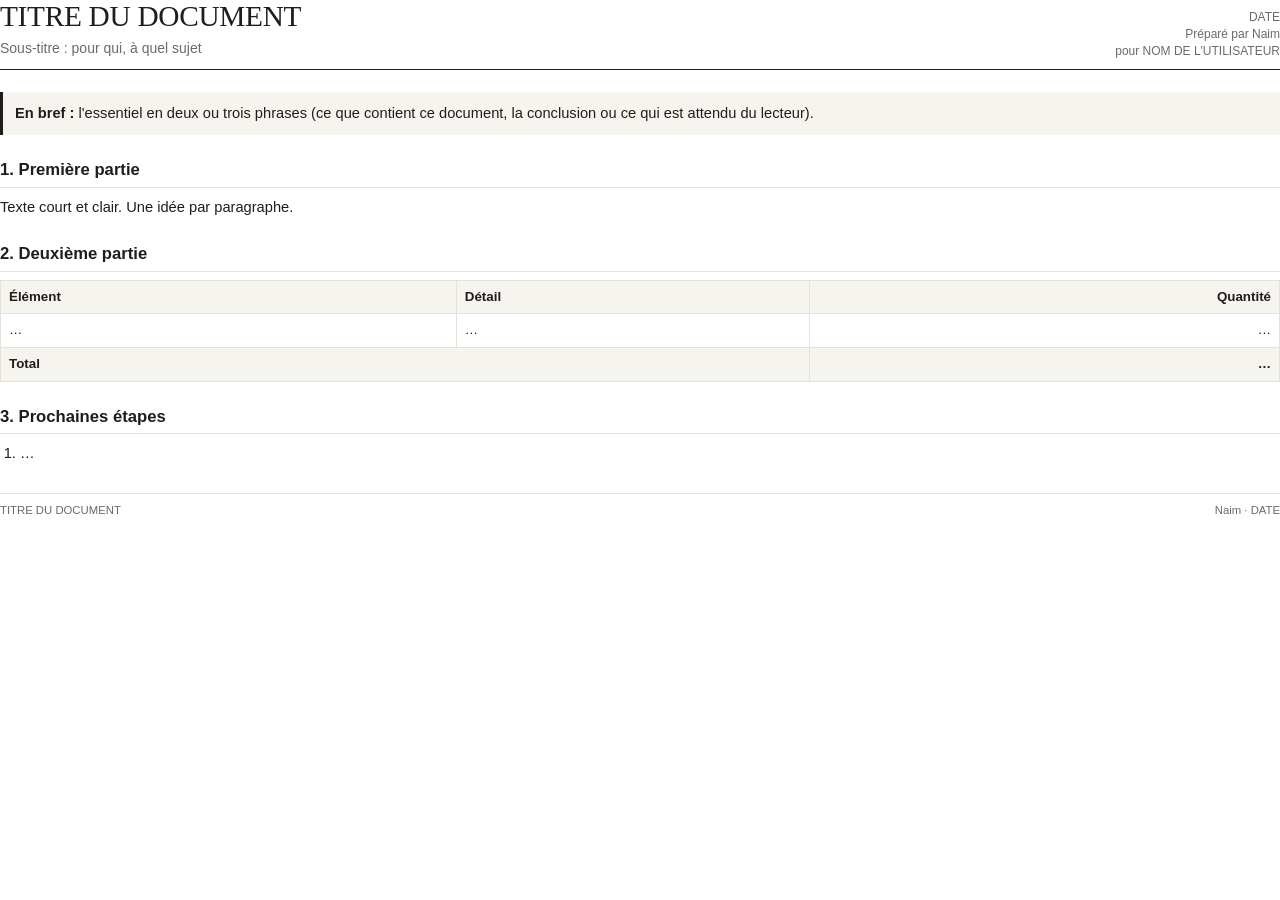
<file: skills_bibliotheque_base/email-pro/modele-document.html>
<!doctype html>
<html lang="fr">
<head>
<meta charset="utf-8">
<title>TITRE DU DOCUMENT</title>
<style>
  @page { size: A4; margin: 18mm 18mm 20mm; }
  :root { --ink: #1f1e1d; --muted: #6b6a66; --line: #e3e1d8; --soft: #f6f4ef; }
  * { box-sizing: border-box; }
  body { font: 11pt/1.55 -apple-system, "Helvetica Neue", Helvetica, Arial, sans-serif; color: var(--ink); margin: 0; }
  header { display: flex; justify-content: space-between; align-items: flex-end; border-bottom: 1.5px solid var(--ink);
           padding-bottom: 10px; margin-bottom: 22px; }
  header .doc { font-size: 9pt; color: var(--muted); text-align: right; line-height: 1.4; }
  h1 { font: 500 22pt/1.15 ui-serif, "New York", Georgia, serif; margin: 0; letter-spacing: -0.3px; }
  .sous-titre { color: var(--muted); margin: 4px 0 0; font-size: 10.5pt; }
  h2 { font-size: 12.5pt; margin: 22px 0 8px; padding-bottom: 4px; border-bottom: 1px solid var(--line); }
  h3 { font-size: 11pt; margin: 14px 0 4px; }
  p { margin: 0 0 8px; }
  ul, ol { margin: 0 0 10px; padding-left: 20px; } li { margin: 2px 0; }
  table { width: 100%; border-collapse: collapse; margin: 8px 0 14px; font-size: 10pt; page-break-inside: avoid; }
  th { text-align: left; background: var(--soft); font-weight: 600; }
  th, td { border: 1px solid var(--line); padding: 6px 8px; vertical-align: top; }
  td.nombre, th.nombre { text-align: right; white-space: nowrap; }
  tr.total td { font-weight: 600; background: var(--soft); }
  .encadre { background: var(--soft); border-left: 3px solid var(--ink); padding: 10px 12px; margin: 10px 0 14px; }
  img, svg { max-width: 100%; height: auto; }
  figure { margin: 10px 0 16px; page-break-inside: avoid; } figcaption { color: var(--muted); font-size: 9pt; margin-top: 4px; }
  footer { margin-top: 28px; padding-top: 8px; border-top: 1px solid var(--line); color: var(--muted); font-size: 8.5pt;
           display: flex; justify-content: space-between; }
</style>
</head>
<body>
<header>
  <div>
    <h1>TITRE DU DOCUMENT</h1>
    <p class="sous-titre">Sous-titre : pour qui, à quel sujet</p>
  </div>
  <div class="doc">DATE<br>Préparé par Naim<br>pour NOM DE L'UTILISATEUR</div>
</header>

<div class="encadre"><b>En bref :</b> l'essentiel en deux ou trois phrases (ce que contient ce document, la conclusion ou
ce qui est attendu du lecteur).</div>

<h2>1. Première partie</h2>
<p>Texte court et clair. Une idée par paragraphe.</p>

<h2>2. Deuxième partie</h2>
<table>
  <tr><th>Élément</th><th>Détail</th><th class="nombre">Quantité</th></tr>
  <tr><td>…</td><td>…</td><td class="nombre">…</td></tr>
  <tr class="total"><td colspan="2">Total</td><td class="nombre">…</td></tr>
</table>

<h2>3. Prochaines étapes</h2>
<ol><li>…</li></ol>

<footer><span>TITRE DU DOCUMENT</span><span>Naim · DATE</span></footer>
</body>
</html>
</file>
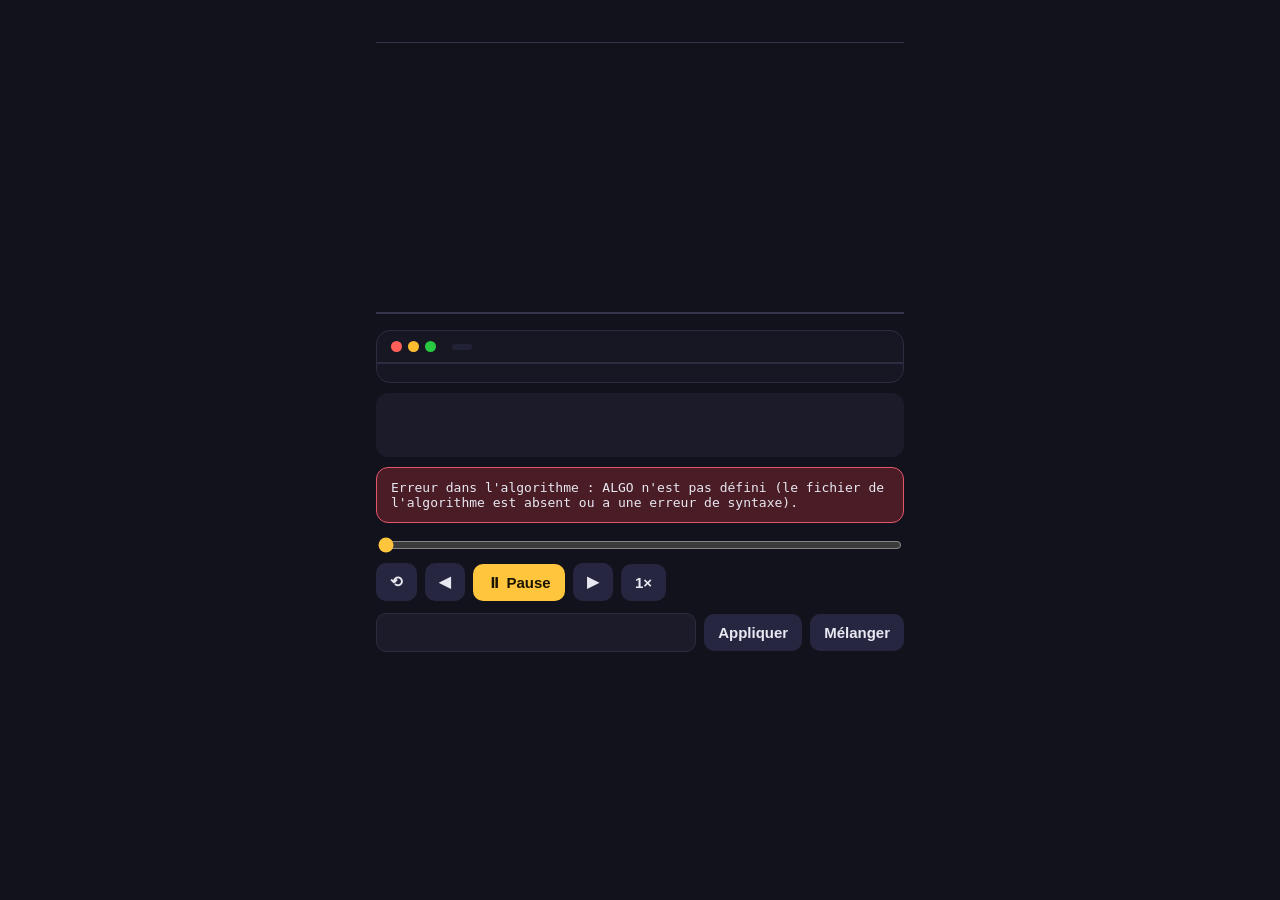
<file: plugins_builtin/algorithmique/skills/animation-algorithme/moteur.html>
<!DOCTYPE html>
<html lang="fr"><head><meta charset="utf-8"><title>Animation</title>
<meta name="viewport" content="width=device-width, initial-scale=1, viewport-fit=cover">
<style>
:root{box-sizing:border-box;padding-top:env(safe-area-inset-top,0px);padding-bottom:env(safe-area-inset-bottom,0px)}
*{box-sizing:border-box}
body{margin:0;background:#12121c;color:#e8e8f2;font-family:Montserrat,system-ui,sans-serif;display:flex;justify-content:center}
.app{width:100%;max-width:560px;padding:20px 16px 28px}
h1{font-size:28px;line-height:1.15;text-align:center;margin:8px 0 14px;font-weight:800}
.sub{text-align:center;letter-spacing:.4em;font-size:13px;color:#aab;font-family:ui-monospace,Menlo,monospace;margin-bottom:10px;text-transform:uppercase}
.stats{display:flex;gap:14px;justify-content:center;margin-bottom:6px;flex-wrap:wrap}
.stat{background:#1b1b2a;border:1px solid #2c2c40;border-radius:12px;padding:10px 18px;font-family:ui-monospace,Menlo,monospace;font-size:13px;letter-spacing:.12em;color:#aab}
.stat b{font-size:26px;color:#ffc53d;margin-left:10px;letter-spacing:0}
#stage{position:relative;height:270px;border-top:1px solid #34344a;margin-top:8px}
#stage svg{position:absolute;inset:0;width:100%;height:100%;pointer-events:none;z-index:3}
.slot{position:absolute;bottom:4px;transition:left .38s ease,opacity .3s;padding:0 4px}
.bar{border:2px solid #4b4b86;background:#2a2a48;border-radius:6px 6px 3px 3px;display:flex;align-items:flex-end;justify-content:center;padding-bottom:6px;font-weight:700;font-size:20px;transition:background .2s,border-color .2s,box-shadow .2s,height .25s}
.bar.cmp{background:#25506a;border-color:#5cc8ff}
.bar.swp{background:#e5566c;border-color:#ff7a8e}
.bar.key{background:#5a3f9e;border-color:#b69cff;box-shadow:0 0 14px #8f6cff88}
.bar.ok{background:#3cc46e;border-color:#6fe898;box-shadow:0 0 14px #3cc46e99;color:#06240f}
.slot.out{opacity:.25}
#draw{position:absolute;inset:0}
#floor{height:2px;background:#34344a}
.code{margin-top:16px;background:#171724;border:1px solid #2c2c40;border-radius:14px;overflow:hidden;font-family:ui-monospace,Menlo,monospace;font-size:13px}
.tab{display:flex;align-items:center;gap:6px;padding:10px 14px;border-bottom:1px solid #2c2c40;color:#aab}
.tab i{width:11px;height:11px;border-radius:50%;display:inline-block}
.tab span{margin-left:10px;background:#222236;padding:3px 10px;border-radius:6px}
#lines{overflow-x:auto}
.ln{display:flex;padding:1px 14px 1px 0;white-space:pre;position:relative;line-height:1.55}
.ln em{width:36px;text-align:right;color:#667;font-style:normal;padding-right:14px;flex:none}
.ln.on{background:#3b3220;box-shadow:inset 3px 0 #ffc53d}
.ln .note{margin-left:auto;color:#ffc53d;padding-left:10px}
.k{color:#ff79a8}.t{color:#5cc8ff}.n{color:#ffc53d}.c{color:#778;font-style:italic}.f{color:#7ee0a0}.s{color:#e6c07b}
.vars{display:flex;gap:16px;padding:9px 14px;border-top:1px solid #2c2c40;color:#aab;flex-wrap:wrap;font-family:ui-monospace,Menlo,monospace}
.vars b{color:#ffc53d;font-weight:600}
#pass{text-align:center;margin:10px 0 4px;font-family:ui-monospace,Menlo,monospace;font-size:14px}
#msg{min-height:64px;background:#1b1b2a;border-radius:12px;padding:12px 14px;font-size:15px;line-height:1.45;margin-top:8px}
#err{display:none;background:#4a1d26;border:1px solid #e5566c;border-radius:12px;padding:12px 14px;margin-top:10px;font-family:ui-monospace,Menlo,monospace;font-size:13px;white-space:pre-wrap}
.ctl{display:flex;gap:8px;align-items:center;margin-top:12px;flex-wrap:wrap}
button{background:#262640;color:#e8e8f2;border:0;border-radius:10px;padding:10px 14px;font-size:15px;font-weight:600;cursor:pointer}
button:active{background:#33335a}
#play{background:#ffc53d;color:#1b1400;min-width:92px}
input[type=range]{flex:1 1 100%;accent-color:#ffc53d}
input[type=text]{flex:1;min-width:120px;background:#1b1b2a;color:#e8e8f2;border:1px solid #2c2c40;border-radius:10px;padding:10px;font-size:15px}
#cible{flex:0 1 90px;min-width:70px}
</style></head><body><div class="app">
<h1 id="titre"></h1>
<div class="sub" id="soustitre"></div>
<div class="stats" id="stats"></div>
<div id="stage"><div id="draw"></div><svg id="claw"></svg></div><div id="floor"></div>
<div class="code"><div class="tab"><i style="background:#ff5f57"></i><i style="background:#febc2e"></i><i style="background:#28c840"></i><span id="fichier"></span></div><div id="lines"></div>
<div class="vars" id="vars"></div></div>
<div id="pass"></div>
<div id="msg"></div>
<div id="err"></div>
<div class="ctl">
<input type="range" id="bar" min="0" max="0" value="0" aria-label="Étape">
<button id="rst" title="Recommencer">⟲</button><button id="prev" title="Étape précédente">◀</button><button id="play">⏸ Pause</button><button id="next" title="Étape suivante">▶</button><button id="spd" title="Vitesse">1×</button>
</div>
<div class="ctl"><input type="text" id="inp" aria-label="Valeurs"><input type="text" id="cible" aria-label="Valeur cherchée" placeholder="cible" hidden><button id="go">Appliquer</button><button id="rnd">Mélanger</button></div>
</div>
<script id="algo">
// ==== ALGO ====
// ==== FIN ALGO ====
</script>
<script id="trace">
// The engine, part 1 (no page needed: the checker runs it too). The algorithm runs once, for real, on a copy of
// the values, and every P(...) call records one step: the line, the message, the array as it is, and the rest.
const LANGS={
 python:{k:'def return if elif else for while in not and or is break continue pass import from as class with try except finally raise lambda yield global None True False print len range',c:'#'},
 c:{k:'if else for while do return break continue switch case default struct typedef sizeof void int char float double long short unsigned bool size_t const static true false NULL include',c:'//'},
 java:{k:'public private protected static void int long double float boolean char String if else for while do return break continue new class true false null switch case default',c:'//'},
 javascript:{k:'function const let var if else for while do return break continue new class true false null undefined of in switch case default',c:'//'},
 cobol:{k:'IDENTIFICATION DIVISION PROGRAM-ID DATA WORKING-STORAGE SECTION PROCEDURE PERFORM UNTIL VARYING FROM BY MOVE TO IF ELSE END-IF END-PERFORM ADD SUBTRACT COMPUTE DISPLAY STOP RUN PIC OCCURS GREATER LESS THAN EQUAL AND OR NOT',c:'*>'},
 pseudo:{k:'algorithme variables variable début debut fin pour de à a faire finpour tant que tantque fintantque si alors sinon finsi retourner renvoyer lire écrire ecrire entier réel reel tableau booléen booleen vrai faux et ou non fonction procédure procedure',c:'//'}
};
LANGS.js=LANGS.javascript;LANGS.algo=LANGS.pseudo;LANGS.cpp=LANGS.c;
const esc=s=>String(s).replace(/&/g,'&amp;').replace(/</g,'&lt;').replace(/>/g,'&gt;');
function colorLine(line,lang){
 const L=LANGS[String(lang||'python').toLowerCase()]||LANGS.python,kw=new Set(L.k.split(' ').map(w=>w.toLowerCase()));
 const ci=line.indexOf(L.c);let code=ci>=0?line.slice(0,ci):line;const com=ci>=0?line.slice(ci):'';
 const out=code.replace(/("[^"]*"|'[^']*')|(\b\d+(?:\.\d+)?\b)|([A-Za-zÀ-ÿ_][\wÀ-ÿ-]*)(\s*\()?|([^"'\wÀ-ÿ]+)/g,(m,str,num,word,par,other)=>{
  if(str)return '<span class="s">'+esc(str)+'</span>';
  if(num)return '<span class="n">'+num+'</span>';
  if(word){const w=kw.has(word.toLowerCase())?'<span class="k">'+esc(word)+'</span>':par?'<span class="f">'+esc(word)+'</span>':esc(word);return w+(par||'')}
  return esc(other);
 });
 return out+(com?'<span class="c">'+esc(com)+'</span>':'');
}
function codeLines(A){const ls=String(A.code||'').replace(/\t/g,'    ').split('\n');while(ls.length&&!ls[0].trim())ls.shift();while(ls.length&&!ls[ls.length-1].trim())ls.pop();return ls}
function makeTrace(A,vals,cible){
 const T=[],a=vals.slice(),CL=codeLines(A),n=CL.length;let c=0,s=0;
 // a line is given by its text (« while x < limite ») or its number: the text cannot point to the wrong line
 // spaces and a final « : ; { » do not count (« return n * f(n - 1): » is the line « return n * f(n - 1) »)
 const norm=x=>String(x).trim().replace(/[:;{]+$/,'').replace(/\s+/g,' ').trim();
 const lineOf=t=>{const w=norm(t),eq=[],inc=[];CL.forEach((l,i)=>{const L=norm(l);if(!L)return;if(L===w)eq.push(i+1);else if(w&&L.includes(w))inc.push(i+1)});
  const all=eq.length?eq:inc;
  if(!all.length){const tk=x=>x.match(/\w+|[^\s\w]+/g)||[],ws=new Set(tk(w));let best='',bs=0;CL.forEach(l=>{const sc=tk(norm(l)).filter(x=>ws.has(x)).length;if(sc>bs){bs=sc;best=l.trim()}});
   throw new Error('P("'+w+'", …) : aucune ligne du code ne contient « '+w+' »'+(best?' ; la plus proche est « '+best+' »':'')+'. Donne le texte exact d\'une ligne du code (sans les valeurs des variables).')}
  const prev=T.length?T[T.length-1].line:0;return all.find(k=>k>=prev)||all[0]};
 const P=(line,msg,o)=>{
  o=o||{};
  if(typeof line==='string')line=lineOf(line);
  if(typeof line!=='number'||line<1||line>n||line!==Math.floor(line))throw new Error('P('+line+', …) : la ligne '+line+' n\'existe pas dans le code (il a '+n+' lignes, de 1 à '+n+').');
  if(!CL[line-1].trim())throw new Error('P('+line+', …) : la ligne '+line+' du code est vide. Donne plutôt le texte de la ligne qui s\'exécute : P("while x < limite", …).');
  if(T.length>4000)throw new Error('Plus de 4000 étapes : la boucle ne s\'arrête pas (vérifie la condition de fin).');
  if(o.c!==undefined)c=o.c;if(o.s!==undefined)s=o.s;
  T.push({line,msg:String(msg==null?'':msg),a:(o.a||a).slice(),pair:o.pair||null,swap:!!o.swap,ok:o.ok||[],key:o.key==null?null:o.key,
   out:o.out||[],found:o.found==null?null:o.found,vars:o.vars||{},note:o.note||'',pass:o.pass||'',c,s,done:!!o.done,extra:o.dessin||null});
 };
 P.plage=(d,f)=>{const r=[];for(let k=d;k<=f;k++)r.push(k);return r};
 A.build(a,P,cible);
 if(!T.length&&a.length<2)P(n,a.length?'Une seule valeur : rien à faire, elle est déjà à sa place.':'Aucune valeur : rien à faire.',{ok:P.plage(0,a.length-1)});
 if(!T.length)throw new Error('build n\'a appelé P aucune fois : aucune étape à montrer.');
 T[T.length-1].done=true;
 return T;
}
</script>
<script>
// The engine, part 2: the page. Bars slide when values move, the robot arm follows the pair being compared.
const A=typeof ALGO!=='undefined'?ALGO:null,$=id=>document.getElementById(id);
const NAMES=(A&&A.compteurs)||(A&&(A.type==='tri'||A.type==='recherche'||!A.type)?['COMPARAISONS','ÉCHANGES']:[]);  // a loop or a figure has no comparisons to count
let S=[],idx=0,playing=true,speeds=[.5,1,2,4],si=1,timer=null,slots={},prevIds=[],nextId=0,vals0=[];
function showErr(e){$('err').style.display='block';$('err').textContent='Erreur dans l\'algorithme : '+(e&&e.message||e);console.error(e)}
function init(){
 if(!A){showErr('ALGO n\'est pas défini (le fichier de l\'algorithme est absent ou a une erreur de syntaxe).');return false}
 document.title=A.titre||'Animation';$('titre').textContent=A.titre||'';$('soustitre').textContent=A.sous_titre||'';$('fichier').textContent=A.fichier||'';
 $('stats').style.display=NAMES.length?'':'none';
 $('stats').innerHTML=NAMES.map((t,k)=>`<div class="stat">${esc(t)}<b id="cnt${k}">0</b></div>`).join('');
 const L=$('lines');L.innerHTML='';
 codeLines(A).forEach((h,i)=>{const d=document.createElement('div');d.className='ln';d.innerHTML='<em>'+(i+1)+'</em><span>'+colorLine(h,A.langage)+'</span><span class="note"></span>';L.appendChild(d)});
 $('inp').value=(A.valeurs||[5,2,8,1,9,3]).join(',');
 if(A.cible!==undefined){$('cible').hidden=false;$('cible').value=A.cible}
 return true;
}
// the same value moving keeps its bar (it slides); a value copied (a[j+1] = a[j]) gets a new bar for a while
function ids(arr){
 const used=new Set(),out=[];
 arr.forEach((v,pos)=>{let best=-1,bd=1e9;prevIds.forEach((p,q)=>{if(!used.has(p.id)&&p.v===v&&Math.abs(q-pos)<bd){bd=Math.abs(q-pos);best=q}});
  if(best>=0){used.add(prevIds[best].id);out.push({id:prevIds[best].id,v})}else out.push({id:'n'+(nextId++),v})});
 prevIds=out;return out;
}
function load(vals,cible){
 vals0=vals;$('err').style.display='none';
 try{S=makeTrace(A,vals,cible)}catch(e){S=[];showErr(e);return}
 idx=0;prevIds=[];nextId=0;$('stage').querySelectorAll('.slot').forEach(e=>e.remove());slots={};
 $('bar').max=S.length-1;render();
}
function slotFor(o,n,mx,mn){
 let d=slots[o.id];
 if(!d){d=document.createElement('div');d.className='slot';d.innerHTML='<div class="bar"></div>';$('stage').appendChild(d);slots[o.id]=d}
 d.style.width=100/n+'%';const b=d.firstChild;b.textContent=o.v;
 const h=typeof o.v==='number'?50+(mx===mn?60:(o.v-mn)/(mx-mn)*150):80;b.style.height=h+'px';return d;
}
function render(){
 const t=S[idx];if(!t)return;
 $('bar').value=idx;$('cnt0')&&($('cnt0').textContent=t.c);$('cnt1')&&($('cnt1').textContent=t.s);
 [...$('lines').children].forEach((d,i)=>{const on=t.line===i+1;d.classList.toggle('on',on);d.lastChild.innerHTML=on&&t.note?esc(t.note):''});
 $('vars').innerHTML=Object.entries(t.vars).map(([k,v])=>`<span>${esc(k)} = <b>${esc(v)}</b></span>`).join('');
 $('pass').textContent=t.done?(t.pass||'terminé'):t.pass;
 $('msg').innerHTML=t.msg;
 if(A.dessiner){$('stage').querySelectorAll('.slot').forEach(e=>e.remove());slots={};$('claw').innerHTML='';try{A.dessiner(t,$('draw'))}catch(e){showErr(e)}return}
 const n=t.a.length,nums=t.a.filter(v=>typeof v==='number'),mx=Math.max(...nums,...vals0.filter(v=>typeof v==='number')),mn=Math.min(...nums,...vals0.filter(v=>typeof v==='number'));
 const objs=ids(t.a),live=new Set();
 objs.forEach((o,pos)=>{
  const d=slotFor(o,n,mx,mn);live.add(o.id);d.style.left=pos*100/n+'%';d.classList.toggle('out',t.out.includes(pos));
  const b=d.firstChild;b.className='bar';
  if(t.found===pos||t.ok.includes(pos))b.classList.add('ok');
  else if(t.key===pos)b.classList.add('key');
  else if(t.pair&&t.pair.includes(pos))b.classList.add(t.swap?'swp':'cmp');
 });
 for(const id in slots)if(!live.has(id)){slots[id].remove();delete slots[id]}
 setClaw(t,objs);
}
// the robot arm: follows the two cells of `pair`, eased; hidden when there is no pair
let cur=null,tgt=null,raf=null;
function setClaw(t,objs){
 if(!t.pair||t.done){$('claw').innerHTML='';cur=null;return}
 const n=t.a.length,W=$('stage').clientWidth,sl=W/n,H=$('stage').clientHeight;
 const h=p=>p>=0&&p<n&&slots[objs[p].id]?slots[objs[p].id].firstChild.offsetHeight+4:40;
 const p=t.pair[0],q=t.pair.length>1?t.pair[1]:t.pair[0];
 tgt=[(p+.5)*sl,(q+.5)*sl,H-h(p)-4,H-h(q)-4];
 if(!cur)cur=tgt.slice();
 if(!raf)raf=requestAnimationFrame(tick);
}
function tick(){
 raf=null;if(!cur||!tgt)return;let m=0;
 for(let k=0;k<4;k++){const d=tgt[k]-cur[k];cur[k]+=d*.22;m=Math.max(m,Math.abs(d))}
 const [x1,x2,y1,y2]=cur,mx=(x1+x2)/2,ty=10,pw=Math.min(30,$('stage').clientWidth/Math.max(1,S[idx].a.length)/2.2);
 $('claw').innerHTML=`<g stroke="#a99cff" stroke-width="2.5" fill="#12121c" stroke-linecap="round"><line x1="${mx}" y1="${ty}" x2="${x1}" y2="${y1}"/><line x1="${mx}" y1="${ty}" x2="${x2}" y2="${y2}"/><rect x="${mx-16}" y="2" width="32" height="14" rx="5"/><rect x="${x1-pw}" y="${y1-4}" width="${2*pw}" height="7" rx="3"/><rect x="${x2-pw}" y="${y2-4}" width="${2*pw}" height="7" rx="3"/></g>`;
 if(m>.4)raf=requestAnimationFrame(tick);
}
// controls: play / pause, step by step, slider, speed, the user's own values
function loop(){clearTimeout(timer);if(!playing)return;
 timer=setTimeout(()=>{if(idx<S.length-1){idx++;render();loop()}else{playing=false;ui()}},750/speeds[si])}
function ui(){$('play').textContent=playing?'⏸ Pause':(idx>=S.length-1?'⟲ Rejouer':'▶ Lecture')}
function go(i){idx=Math.max(0,Math.min(S.length-1,i));render();ui()}
$('play').onclick=()=>{if(!playing&&idx>=S.length-1)idx=0;playing=!playing;render();ui();loop()};
$('next').onclick=()=>{playing=false;go(idx+1)};$('prev').onclick=()=>{playing=false;go(idx-1)};
$('rst').onclick=()=>{playing=false;go(0)};
$('bar').oninput=e=>{playing=false;go(+e.target.value)};
$('spd').onclick=()=>{si=(si+1)%speeds.length;$('spd').textContent=speeds[si]+'×';loop()};
function parse(){const v=$('inp').value.split(/[\s,;]+/).filter(Boolean).map(x=>isNaN(+x)?x:+x).slice(0,14);return v.length>=1?v:null}
function cibleVal(){const x=$('cible').value.trim();return x===''?undefined:isNaN(+x)?x:+x}
function restart(v){cur=null;load(v,cibleVal());playing=true;ui();loop()}
$('go').onclick=()=>{const v=parse();if(v)restart(v)};
$('rnd').onclick=()=>{const v=(parse()||[1,2,3,4,5,6,7,8]).slice().sort(()=>Math.random()-.5);if(A.trie_avant)v.sort((x,y)=>x-y);$('inp').value=v.join(',');restart(v)};
addEventListener('keydown',e=>{if(e.target.tagName==='INPUT'&&e.target.type==='text')return;if(e.code==='Space'){e.preventDefault();$('play').click()}if(e.key==='ArrowRight')$('next').click();if(e.key==='ArrowLeft')$('prev').click()});
addEventListener('resize',()=>S[idx]&&render());
if(init())restart(parse());
</script></body></html>
</file>
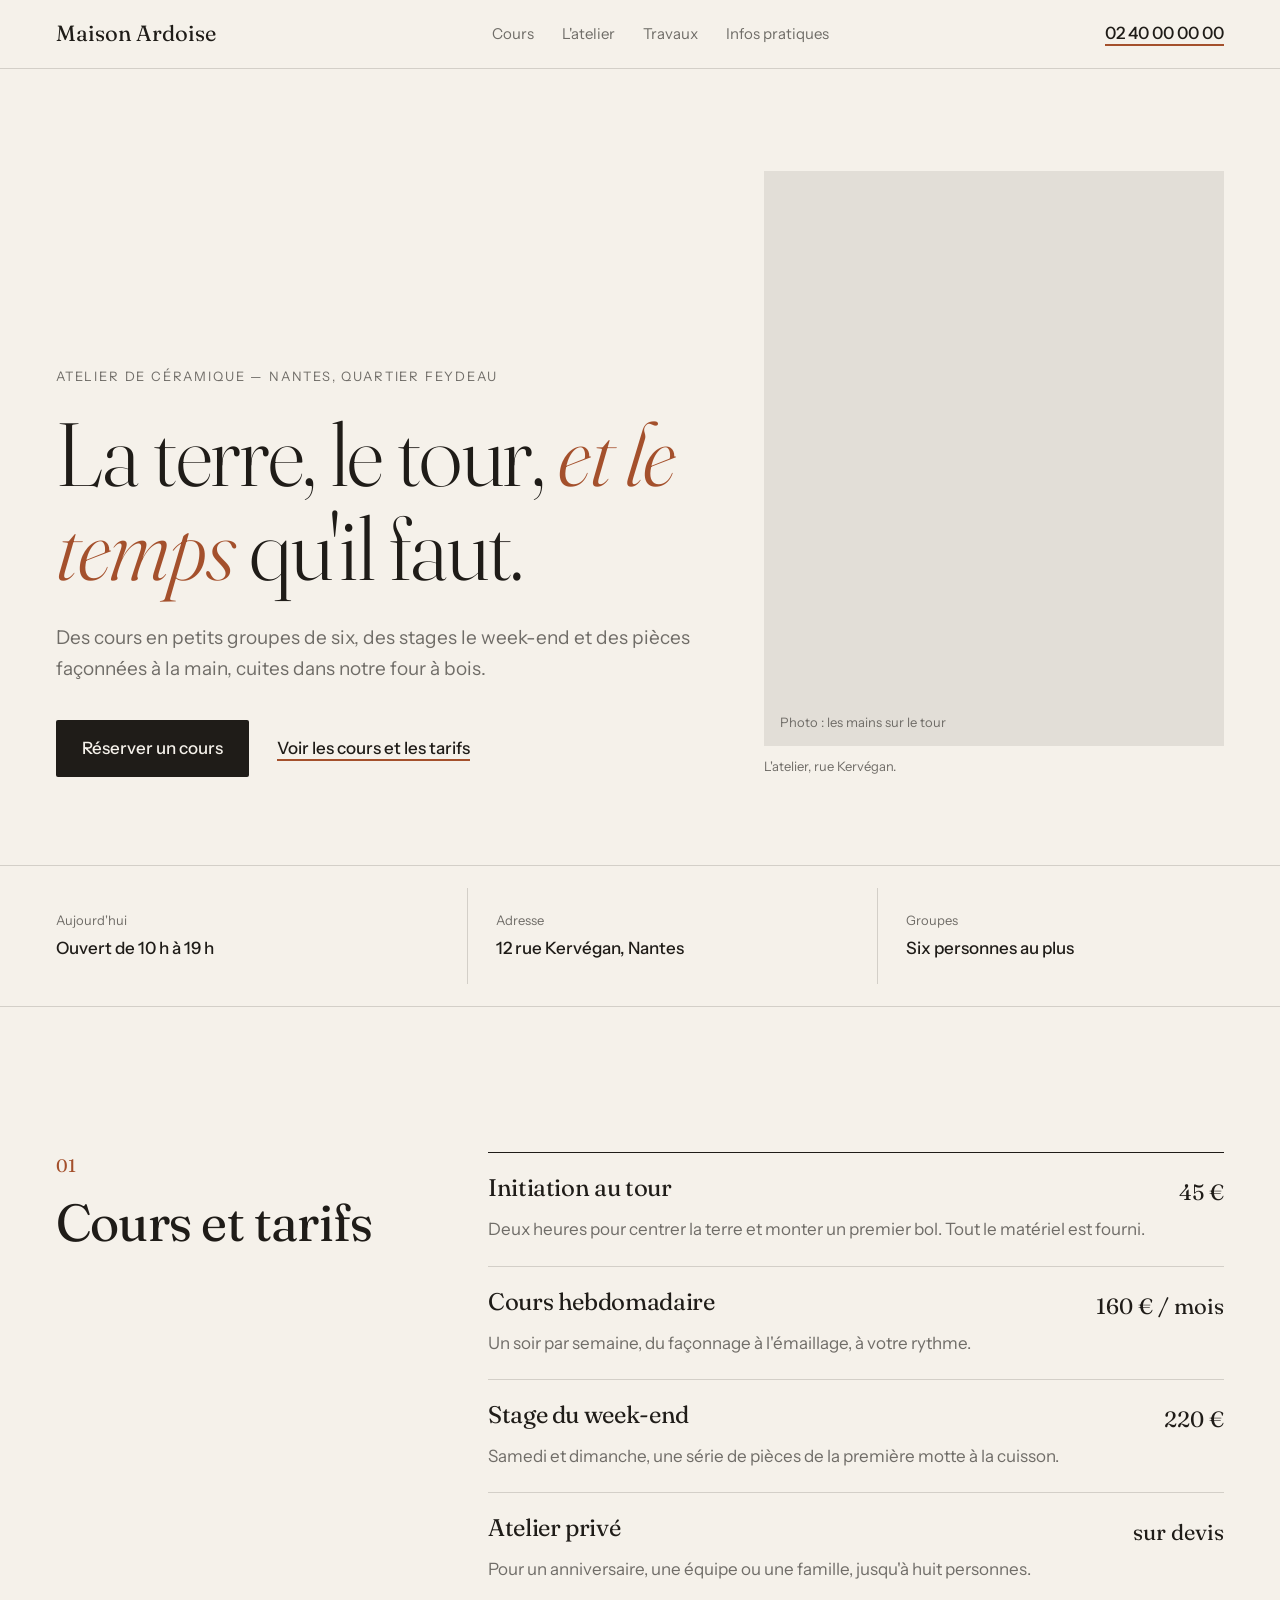
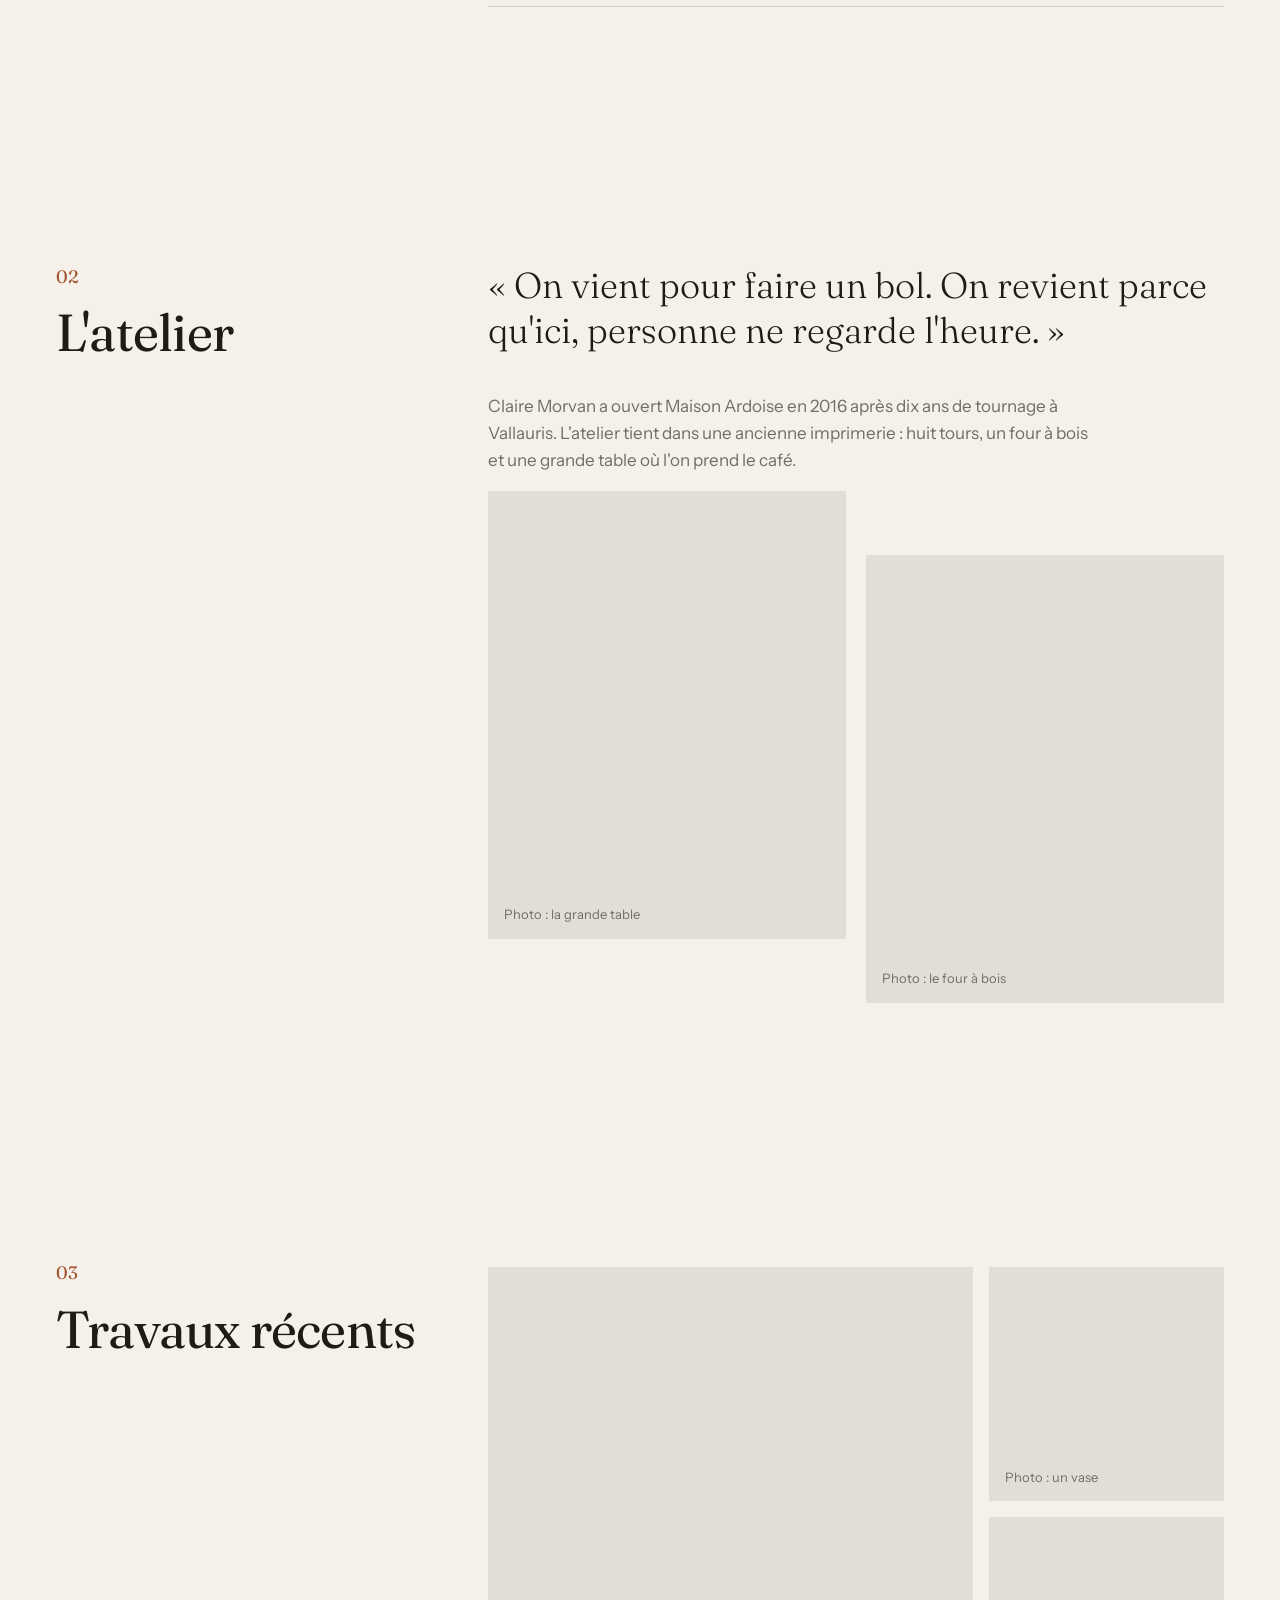
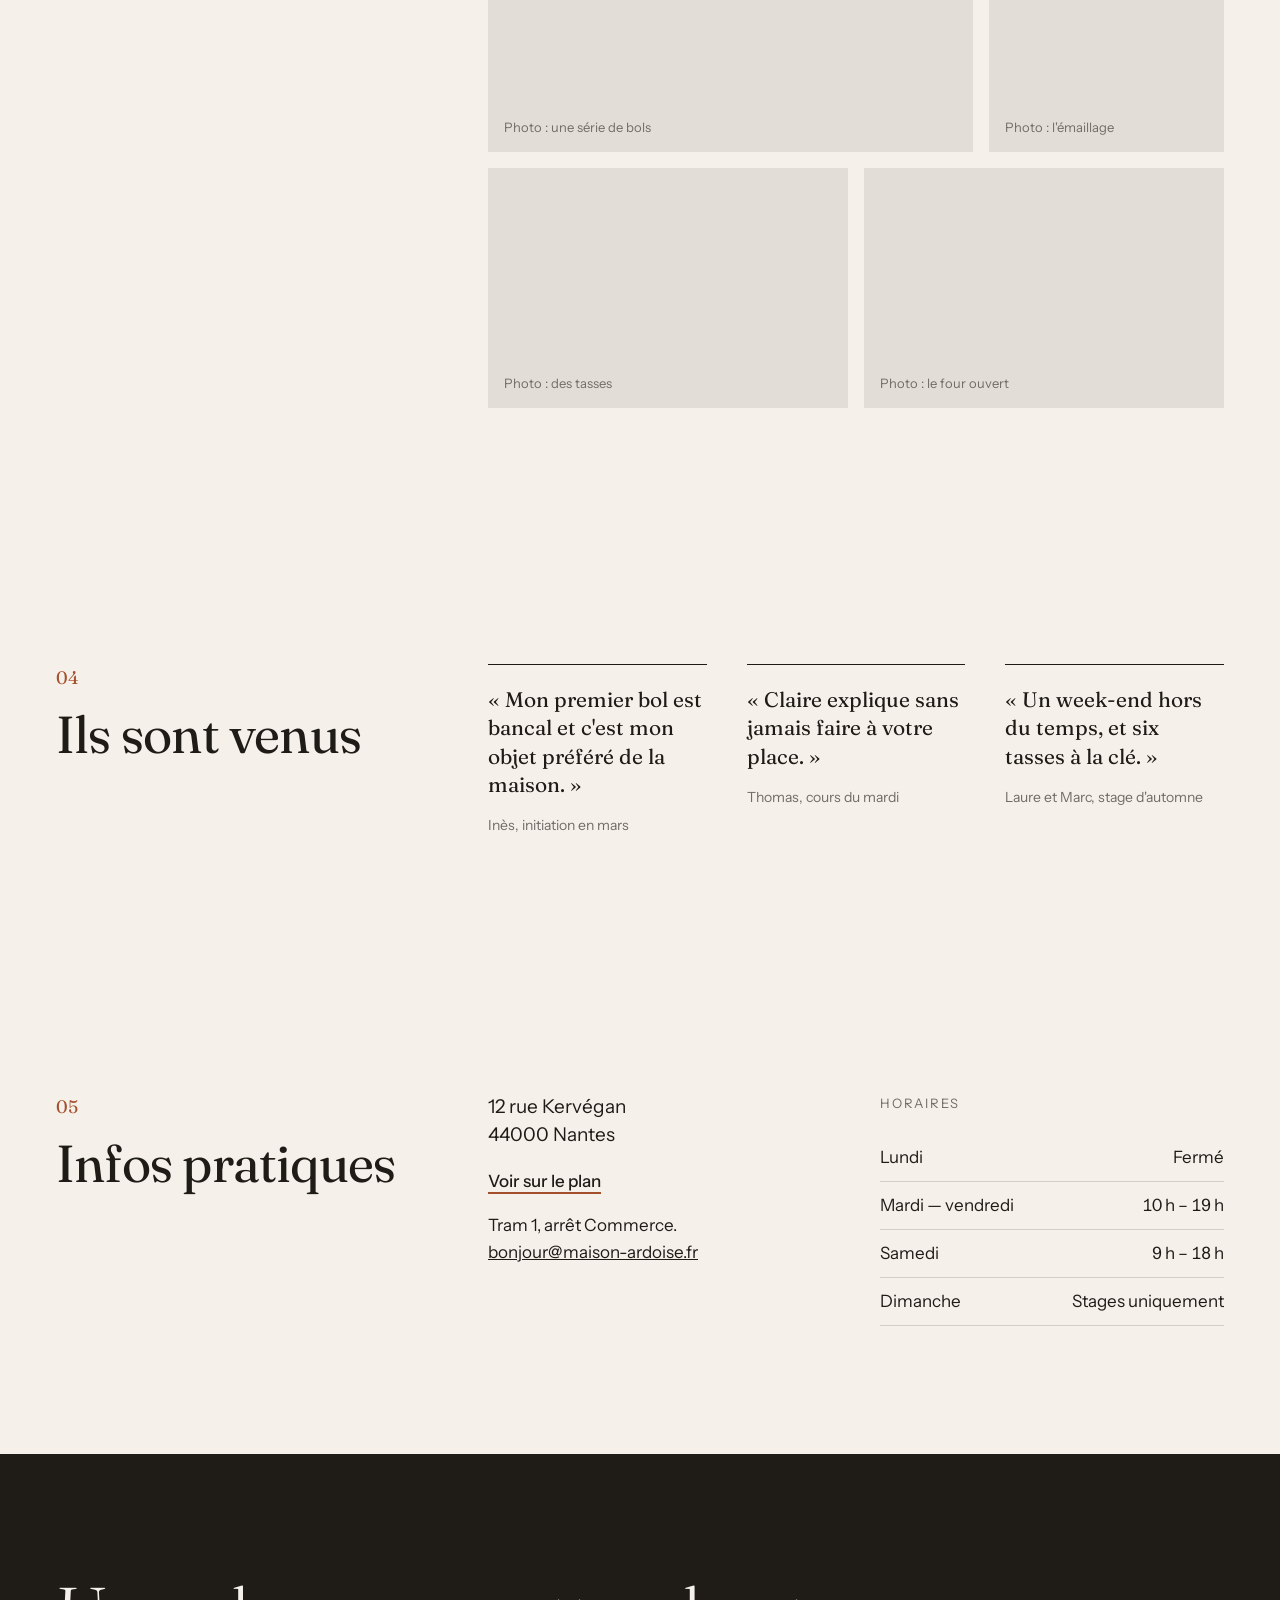
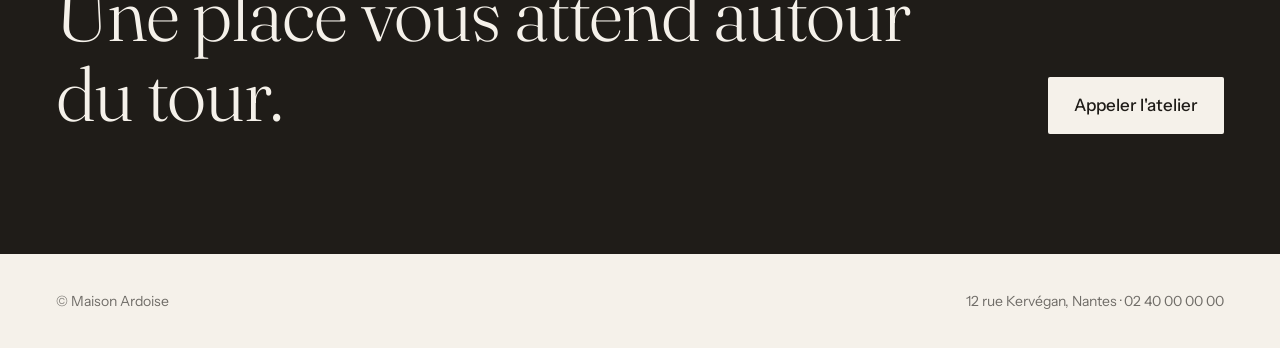
<file: plugins_builtin/site-vitrine/skills/site-vitrine/modele.html>
<!doctype html>
<html lang="fr">
<head>
<meta charset="utf-8">
<meta name="viewport" content="width=device-width, initial-scale=1">
<!-- À ADAPTER : le nom, la ville, une phrase vraie sur le lieu -->
<title>Maison Ardoise — Atelier de céramique à Nantes</title>
<meta name="description" content="Atelier de céramique dans le quartier Feydeau : cours, stages du week-end et pièces façonnées à la main.">
<link rel="preconnect" href="https://fonts.googleapis.com">
<link rel="preconnect" href="https://fonts.gstatic.com" crossorigin>
<link href="https://fonts.googleapis.com/css2?family=Fraunces:opsz,wght@9..144,300..600&family=Instrument+Sans:wght@400;500;600&display=swap" rel="stylesheet">
<style>
  /* Trois couleurs, pas plus : le papier, l'encre, un accent. Changer ces trois lignes suffit pour une autre ambiance. */
  :root {
    --papier: #f5f1ea;
    --encre: #1f1c18;
    --accent: #a4502c;
    --gris: color-mix(in srgb, var(--encre) 62%, var(--papier));
    --trait: color-mix(in srgb, var(--encre) 16%, var(--papier));
    --fond-photo: color-mix(in srgb, var(--encre) 9%, var(--papier));
    --titre: "Fraunces", Georgia, serif;
    --texte: "Instrument Sans", system-ui, sans-serif;
    --large: min(1180px, 100% - 2 * clamp(20px, 5vw, 56px));
  }
  *, *::before, *::after { box-sizing: border-box; }
  html { scroll-behavior: smooth; }
  @media (prefers-reduced-motion: reduce) { html { scroll-behavior: auto; } * { transition: none !important; } }
  body { margin: 0; background: var(--papier); color: var(--encre); font: 400 17px/1.6 var(--texte);
         -webkit-font-smoothing: antialiased; }
  img { display: block; max-width: 100%; }
  a { color: inherit; }
  .bloc { width: var(--large); margin-inline: auto; }
  h1, h2, h3 { font-family: var(--titre); font-weight: 400; line-height: 1.05; letter-spacing: -0.015em; margin: 0; }
  .surtitre { font-size: 13px; letter-spacing: 0.14em; text-transform: uppercase; color: var(--gris); margin: 0 0 20px; }
  :focus-visible { outline: 2px solid var(--accent); outline-offset: 3px; }

  /* Bandeau du haut */
  .haut { position: sticky; top: 0; z-index: 10; background: color-mix(in srgb, var(--papier) 92%, transparent);
          backdrop-filter: blur(8px); border-bottom: 1px solid var(--trait); }
  .haut .bloc { display: flex; align-items: center; justify-content: space-between; gap: 24px; height: 68px; }
  .marque { font-family: var(--titre); font-size: 22px; text-decoration: none; }
  .haut nav { display: flex; gap: 28px; font-size: 15px; }
  .haut nav a { text-decoration: none; color: var(--gris); }
  .haut nav a:hover { color: var(--encre); }
  .lien-fort { font-weight: 500; text-decoration: underline; text-underline-offset: 5px; text-decoration-color: var(--accent);
               text-decoration-thickness: 2px; }
  @media (max-width: 760px) { .haut nav { display: none; } }

  /* Ouverture : le titre à gauche, une grande photo à droite */
  .ouverture { padding: clamp(48px, 8vw, 104px) 0 0; }
  .ouverture .bloc { display: grid; grid-template-columns: 7fr 5fr; gap: clamp(32px, 5vw, 72px); align-items: end; }
  .ouverture h1 { font-size: clamp(44px, 7vw, 92px); font-weight: 300; }
  .ouverture h1 em { font-style: italic; color: var(--accent); }
  .ouverture p.chapo { font-size: 19px; color: var(--gris); max-width: 34em; margin: 28px 0 36px; }
  .actions { display: flex; flex-wrap: wrap; align-items: center; gap: 28px; }
  .bouton { display: inline-block; background: var(--encre); color: var(--papier); text-decoration: none; font-weight: 500;
            padding: 15px 26px; border-radius: 2px; transition: background .2s; }
  .bouton:hover { background: var(--accent); }
  @media (max-width: 860px) { .ouverture .bloc { grid-template-columns: 1fr; } }

  /* Photos : une vraie image (img) quand on l'a ; sinon un cadre qui dit quelle photo mettre */
  .photo { margin: 0; }
  .photo .cadre { aspect-ratio: 4 / 5; background: var(--fond-photo); overflow: hidden; display: grid; place-items: end start; }
  .photo .cadre img { width: 100%; height: 100%; object-fit: cover; }
  .photo .cadre span { font-size: 13px; color: var(--gris); padding: 14px 16px; }
  .photo figcaption { font-size: 13px; color: var(--gris); margin-top: 10px; }

  /* Repères : trois faits utiles sous l'ouverture */
  .reperes { margin-top: clamp(48px, 7vw, 88px); border-top: 1px solid var(--trait); border-bottom: 1px solid var(--trait); }
  .reperes .bloc { display: grid; grid-template-columns: repeat(3, 1fr); }
  .reperes div { padding: 22px 0; }
  .reperes div + div { border-left: 1px solid var(--trait); padding-left: 28px; }
  .reperes dt { font-size: 13px; color: var(--gris); }
  .reperes dd { margin: 4px 0 0; font-weight: 500; }
  @media (max-width: 700px) { .reperes .bloc { grid-template-columns: 1fr; } .reperes div + div { border-left: 0; padding-left: 0;
                              border-top: 1px solid var(--trait); } }

  /* Sections : le titre dans une colonne étroite, le contenu à côté */
  section.partie { padding: clamp(72px, 10vw, 128px) 0; }
  .partie > .bloc { display: grid; grid-template-columns: 4fr 8fr; gap: clamp(32px, 5vw, 72px); }
  .partie h2 { font-size: clamp(34px, 4.4vw, 52px); }
  .partie .num { font-family: var(--titre); color: var(--accent); font-size: 18px; display: block; margin-bottom: 14px; }
  @media (max-width: 860px) { .partie > .bloc { grid-template-columns: 1fr; } }

  /* Prestations : une carte de menu — nom, phrase, prix — séparée par des traits fins */
  .carte { list-style: none; margin: 0; padding: 0; border-top: 1px solid var(--encre); }
  .carte li { display: grid; grid-template-columns: 1fr auto; gap: 6px 24px; padding: 22px 0; border-bottom: 1px solid var(--trait); }
  .carte h3 { font-size: 24px; }
  .carte .prix { font-family: var(--titre); font-size: 22px; white-space: nowrap; }
  .carte p { grid-column: 1 / -1; margin: 0; color: var(--gris); max-width: 40em; }

  /* À propos : une citation et deux photos décalées */
  .apropos blockquote { margin: 0 0 40px; font-family: var(--titre); font-size: clamp(26px, 3vw, 36px); line-height: 1.25;
                        font-weight: 300; }
  .apropos .duo { display: grid; grid-template-columns: 1fr 1fr; gap: 20px; align-items: start; }
  .apropos .duo .photo:last-child { margin-top: 64px; }
  .apropos p { color: var(--gris); max-width: 36em; }

  /* Galerie : une grille irrégulière, la première photo plus grande */
  .galerie { display: grid; grid-template-columns: repeat(6, 1fr); gap: 16px; margin-top: 8px; }
  .galerie .photo:nth-child(1) { grid-column: span 4; grid-row: span 2; }
  .galerie .photo:nth-child(1) .cadre { aspect-ratio: auto; height: 100%; min-height: 420px; }
  .galerie .photo { grid-column: span 2; }
  .galerie .photo:nth-child(n+4) { grid-column: span 3; }  /* 5 photos : la grande, deux à côté, deux dessous */
  .galerie .photo .cadre { aspect-ratio: 1; }
  .galerie .photo:nth-child(n+4) .cadre { aspect-ratio: 3 / 2; }
  @media (max-width: 700px) { .galerie { grid-template-columns: 1fr 1fr; } .galerie .photo, .galerie .photo:nth-child(n) {
                              grid-column: span 1; grid-row: auto; } .galerie .photo:nth-child(1) { grid-column: span 2; }
                              .galerie .photo:nth-child(1) .cadre { min-height: 0; aspect-ratio: 3 / 2; } }

  /* Avis : des phrases de vrais clients, leur prénom — pas d'étoiles ni d'avatars inventés */
  .avis { display: grid; grid-template-columns: repeat(3, 1fr); gap: 40px; }
  .avis figure { margin: 0; border-top: 1px solid var(--encre); padding-top: 20px; }
  .avis blockquote { margin: 0 0 16px; font-family: var(--titre); font-size: 21px; line-height: 1.35; }
  .avis figcaption { font-size: 14px; color: var(--gris); }
  @media (max-width: 860px) { .avis { grid-template-columns: 1fr; } }

  /* Infos pratiques */
  .infos { display: grid; grid-template-columns: 1fr 1fr; gap: 48px; }
  .horaires { width: 100%; border-collapse: collapse; }
  .horaires td { padding: 10px 0; border-bottom: 1px solid var(--trait); }
  .horaires td:last-child { text-align: right; font-variant-numeric: tabular-nums; }
  .infos address { font-style: normal; font-size: 19px; line-height: 1.5; margin-bottom: 18px; }
  @media (max-width: 700px) { .infos { grid-template-columns: 1fr; } }

  /* Appel final */
  .appel { background: var(--encre); color: var(--papier); padding: clamp(72px, 10vw, 120px) 0; }
  .appel .bloc { display: flex; flex-wrap: wrap; align-items: end; justify-content: space-between; gap: 32px; }
  .appel h2 { font-size: clamp(40px, 6vw, 76px); font-weight: 300; max-width: 12em; }
  .appel .bouton { background: var(--papier); color: var(--encre); }
  .appel .bouton:hover { background: var(--accent); color: var(--papier); }

  footer { padding: 36px 0; font-size: 14px; color: var(--gris); }
  footer .bloc { display: flex; flex-wrap: wrap; justify-content: space-between; gap: 16px; }
</style>
</head>
<body>

<header class="haut">
  <div class="bloc">
    <a class="marque" href="#">Maison Ardoise</a>
    <nav aria-label="Navigation principale">
      <a href="#prestations">Cours</a>
      <a href="#atelier">L'atelier</a>
      <a href="#travaux">Travaux</a>
      <a href="#infos">Infos pratiques</a>
    </nav>
    <a class="lien-fort" href="tel:+33240000000">02 40 00 00 00</a>
  </div>
</header>

<main>
  <section class="ouverture">
    <div class="bloc">
      <div>
        <p class="surtitre">Atelier de céramique — Nantes, quartier Feydeau</p>
        <h1>La terre, le tour, <em>et le temps</em> qu'il faut.</h1>
        <p class="chapo">Des cours en petits groupes de six, des stages le week-end et des pièces façonnées à la main,
          cuites dans notre four à bois.</p>
        <div class="actions">
          <a class="bouton" href="#infos">Réserver un cours</a>
          <a class="lien-fort" href="#prestations">Voir les cours et les tarifs</a>
        </div>
      </div>
      <figure class="photo">
        <div class="cadre"><span>Photo : les mains sur le tour</span></div>
        <figcaption>L'atelier, rue Kervégan.</figcaption>
      </figure>
    </div>
    <dl class="reperes">
      <div class="bloc">
        <div><dt>Aujourd'hui</dt><dd>Ouvert de 10 h à 19 h</dd></div>
        <div><dt>Adresse</dt><dd>12 rue Kervégan, Nantes</dd></div>
        <div><dt>Groupes</dt><dd>Six personnes au plus</dd></div>
      </div>
    </dl>
  </section>

  <section class="partie" id="prestations">
    <div class="bloc">
      <div>
        <span class="num">01</span>
        <h2>Cours et tarifs</h2>
      </div>
      <ul class="carte">
        <li><h3>Initiation au tour</h3><span class="prix">45 €</span>
          <p>Deux heures pour centrer la terre et monter un premier bol. Tout le matériel est fourni.</p></li>
        <li><h3>Cours hebdomadaire</h3><span class="prix">160 € / mois</span>
          <p>Un soir par semaine, du façonnage à l'émaillage, à votre rythme.</p></li>
        <li><h3>Stage du week-end</h3><span class="prix">220 €</span>
          <p>Samedi et dimanche, une série de pièces de la première motte à la cuisson.</p></li>
        <li><h3>Atelier privé</h3><span class="prix">sur devis</span>
          <p>Pour un anniversaire, une équipe ou une famille, jusqu'à huit personnes.</p></li>
      </ul>
    </div>
  </section>

  <section class="partie apropos" id="atelier">
    <div class="bloc">
      <div>
        <span class="num">02</span>
        <h2>L'atelier</h2>
      </div>
      <div>
        <blockquote>« On vient pour faire un bol. On revient parce qu'ici, personne ne regarde l'heure. »</blockquote>
        <p>Claire Morvan a ouvert Maison Ardoise en 2016 après dix ans de tournage à Vallauris. L'atelier tient dans une
          ancienne imprimerie : huit tours, un four à bois et une grande table où l'on prend le café.</p>
        <div class="duo">
          <figure class="photo"><div class="cadre"><span>Photo : la grande table</span></div></figure>
          <figure class="photo"><div class="cadre"><span>Photo : le four à bois</span></div></figure>
        </div>
      </div>
    </div>
  </section>

  <section class="partie" id="travaux">
    <div class="bloc">
      <div>
        <span class="num">03</span>
        <h2>Travaux récents</h2>
      </div>
      <div class="galerie">
        <figure class="photo"><div class="cadre"><span>Photo : une série de bols</span></div></figure>
        <figure class="photo"><div class="cadre"><span>Photo : un vase</span></div></figure>
        <figure class="photo"><div class="cadre"><span>Photo : l'émaillage</span></div></figure>
        <figure class="photo"><div class="cadre"><span>Photo : des tasses</span></div></figure>
        <figure class="photo"><div class="cadre"><span>Photo : le four ouvert</span></div></figure>
      </div>
    </div>
  </section>

  <section class="partie">
    <div class="bloc">
      <div>
        <span class="num">04</span>
        <h2>Ils sont venus</h2>
      </div>
      <div class="avis">
        <figure><blockquote>« Mon premier bol est bancal et c'est mon objet préféré de la maison. »</blockquote>
          <figcaption>Inès, initiation en mars</figcaption></figure>
        <figure><blockquote>« Claire explique sans jamais faire à votre place. »</blockquote>
          <figcaption>Thomas, cours du mardi</figcaption></figure>
        <figure><blockquote>« Un week-end hors du temps, et six tasses à la clé. »</blockquote>
          <figcaption>Laure et Marc, stage d'automne</figcaption></figure>
      </div>
    </div>
  </section>

  <section class="partie" id="infos">
    <div class="bloc">
      <div>
        <span class="num">05</span>
        <h2>Infos pratiques</h2>
      </div>
      <div class="infos">
        <div>
          <address>12 rue Kervégan<br>44000 Nantes</address>
          <p><a class="lien-fort" href="https://maps.apple.com/?q=12+rue+Kervégan+Nantes">Voir sur le plan</a></p>
          <p>Tram 1, arrêt Commerce.<br><a href="mailto:bonjour@maison-ardoise.fr">bonjour@maison-ardoise.fr</a></p>
        </div>
        <table class="horaires">
          <caption class="surtitre" style="text-align:left">Horaires</caption>
          <tr><td>Lundi</td><td>Fermé</td></tr>
          <tr><td>Mardi — vendredi</td><td>10 h – 19 h</td></tr>
          <tr><td>Samedi</td><td>9 h – 18 h</td></tr>
          <tr><td>Dimanche</td><td>Stages uniquement</td></tr>
        </table>
      </div>
    </div>
  </section>

  <section class="appel">
    <div class="bloc">
      <h2>Une place vous attend autour du tour.</h2>
      <a class="bouton" href="tel:+33240000000">Appeler l'atelier</a>
    </div>
  </section>
</main>

<footer>
  <div class="bloc">
    <span>© Maison Ardoise</span>
    <span>12 rue Kervégan, Nantes · 02 40 00 00 00</span>
  </div>
</footer>

</body>
</html>
</file>
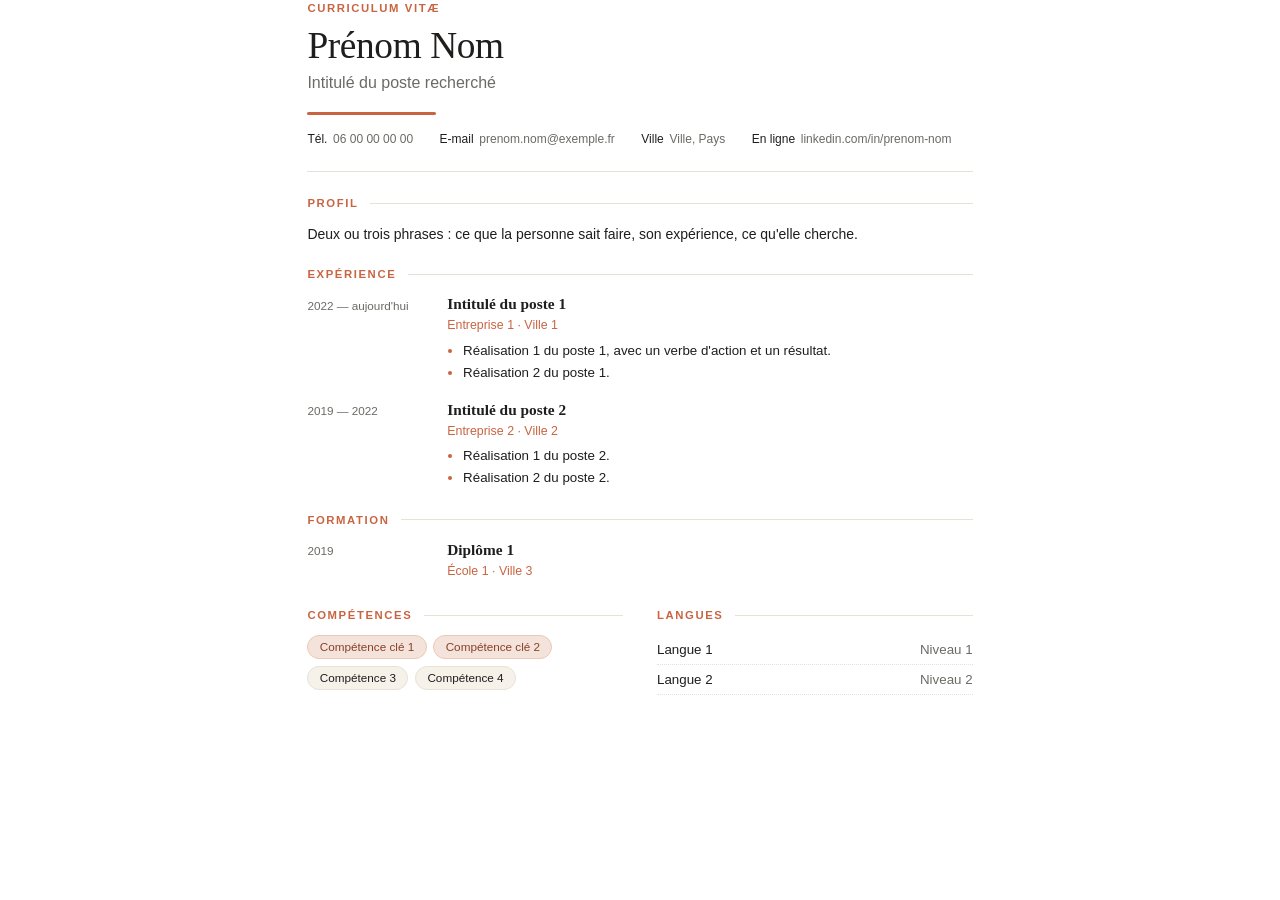
<file: plugins_builtin/pdf-pro/skills/pdf-pro/exemples/cv.html>
<!doctype html>
<html lang="fr">
<head>
<meta charset="utf-8">
<title>CV</title>
<style>
/* CV in the pdf-pro look: the same warm colours and serif titles as the courses and reports, A4, one or two pages */
:root {
  --ink: #1f1e1d; --muted: #6b6a65; --line: #e6e2d8; --paper: #ffffff; --cream: #f6f2ea;
  --clay: #c96442; --clay-soft: #f4e3db;
  --serif: "Iowan Old Style", "Charter", "Palatino", Georgia, serif;
  --sans: -apple-system, "Helvetica Neue", Helvetica, Arial, sans-serif;
}
@page { size: A4; margin: 16mm 17mm 16mm 17mm; }
* { box-sizing: border-box; }
html, body { margin: 0; padding: 0; background: var(--paper); }
body { font-family: var(--sans); font-size: 10pt; line-height: 1.5; color: var(--ink); -webkit-font-smoothing: antialiased; }
main { max-width: 176mm; margin: 0 auto; }

header { padding-bottom: 6mm; margin-bottom: 6mm; border-bottom: 1px solid var(--line); position: relative; }
header .kicker { font-size: 8.5pt; letter-spacing: .14em; text-transform: uppercase; color: var(--clay); font-weight: 600; }
header h1 { font-family: var(--serif); font-weight: 500; font-size: 28pt; line-height: 1.1; margin: 2mm 0 1.5mm; letter-spacing: -.01em; }
header .titre { font-size: 12pt; color: var(--muted); }
header .band { height: 3px; width: 34mm; background: var(--clay); border-radius: 2px; margin: 4.5mm 0 4mm; }
header .contact { display: flex; flex-wrap: wrap; gap: 1.5mm 7mm; font-size: 9pt; color: var(--muted); }
header .contact span b { color: var(--ink); font-weight: 500; margin-right: 1.5mm; }

section.carte { margin: 0 0 5.5mm; break-inside: auto; }
h2.rubrique { font-size: 8.5pt; letter-spacing: .14em; text-transform: uppercase; color: var(--clay); font-weight: 600;
  margin: 0 0 3mm; display: flex; align-items: center; gap: 3mm; break-after: avoid; }
h2.rubrique::after { content: ""; flex: 1; height: 1px; background: var(--line); }
p.profil { margin: 0; font-size: 10.5pt; line-height: 1.6; }

.poste { display: grid; grid-template-columns: 32mm 1fr; gap: 0 5mm; margin-bottom: 4mm; break-inside: avoid; }
.poste .quand { font-size: 8.8pt; color: var(--muted); padding-top: .6mm; font-variant-numeric: tabular-nums; }
.poste h3 { font-family: var(--serif); font-weight: 600; font-size: 11.5pt; margin: 0; line-height: 1.3; }
.poste .ou { font-size: 9.3pt; color: var(--clay); margin: .5mm 0 1.5mm; }
.poste ul { margin: 0; padding-left: 4.2mm; }
.poste li { margin: .6mm 0; }
.poste li::marker { color: var(--clay); }

.deux { display: grid; grid-template-columns: 1fr 1fr; gap: 0 9mm; }
.tags { display: flex; flex-wrap: wrap; gap: 1.8mm; }
.tag { font-size: 8.8pt; background: var(--cream); border: 1px solid var(--line); border-radius: 99px; padding: .6mm 3mm; }
.tag.fort { background: var(--clay-soft); border-color: #ecc9b9; color: #8a3f25; }
.niveaux { margin: 0; padding: 0; list-style: none; }
.niveaux li { display: flex; justify-content: space-between; gap: 4mm; padding: 1.2mm 0; border-bottom: 1px dotted var(--line); }
.niveaux li span:last-child { color: var(--muted); }
</style>
</head>
<body>
<main>
<header>
  <div class="kicker">Curriculum vitæ</div>
  <h1>Prénom Nom</h1>
  <div class="titre">Intitulé du poste recherché</div>
  <div class="band"></div>
  <div class="contact">
    <span><b>Tél.</b>06 00 00 00 00</span>
    <span><b>E-mail</b>prenom.nom@exemple.fr</span>
    <span><b>Ville</b>Ville, Pays</span>
    <span><b>En ligne</b>linkedin.com/in/prenom-nom</span>
  </div>
</header>

<section class="carte">
  <h2 class="rubrique">Profil</h2>
  <p class="profil">Deux ou trois phrases : ce que la personne sait faire, son expérience, ce qu'elle cherche.</p>
</section>

<section class="carte">
  <h2 class="rubrique">Expérience</h2>
  <div class="poste">
    <div class="quand">2022 — aujourd'hui</div>
    <div><h3>Intitulé du poste 1</h3><div class="ou">Entreprise 1 · Ville 1</div>
      <ul><li>Réalisation 1 du poste 1, avec un verbe d'action et un résultat.</li><li>Réalisation 2 du poste 1.</li></ul></div>
  </div>
  <div class="poste">
    <div class="quand">2019 — 2022</div>
    <div><h3>Intitulé du poste 2</h3><div class="ou">Entreprise 2 · Ville 2</div>
      <ul><li>Réalisation 1 du poste 2.</li><li>Réalisation 2 du poste 2.</li></ul></div>
  </div>
</section>

<section class="carte">
  <h2 class="rubrique">Formation</h2>
  <div class="poste">
    <div class="quand">2019</div>
    <div><h3>Diplôme 1</h3><div class="ou">École 1 · Ville 3</div></div>
  </div>
</section>

<div class="deux">
  <section class="carte">
    <h2 class="rubrique">Compétences</h2>
    <div class="tags"><span class="tag fort">Compétence clé 1</span><span class="tag fort">Compétence clé 2</span><span class="tag">Compétence 3</span><span class="tag">Compétence 4</span></div>
  </section>
  <section class="carte">
    <h2 class="rubrique">Langues</h2>
    <ul class="niveaux"><li><span>Langue 1</span><span>Niveau 1</span></li><li><span>Langue 2</span><span>Niveau 2</span></li></ul>
  </section>
</div>
</main>
</body>
</html>
</file>
